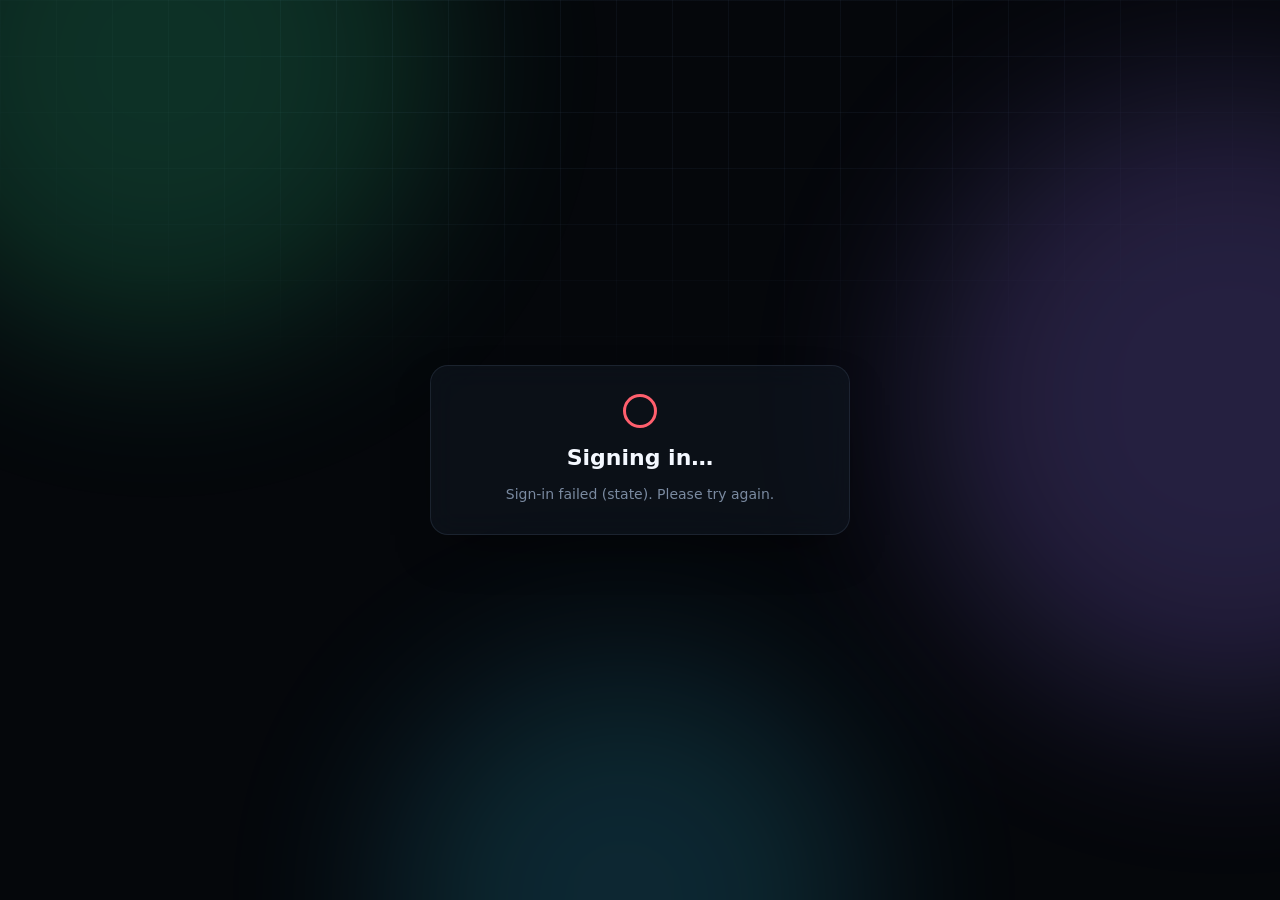
<file: auth.html>
<!doctype html>
<html lang="en">
<head>
  <meta charset="utf-8">
  <meta name="viewport" content="width=device-width, initial-scale=1">
  <meta name="robots" content="noindex">
  <title>Signing in · Apiwat Kamsiri</title>
  <link rel="stylesheet" href="assets/style.css?v=20261111g">
  <style>
    body { display: grid; place-items: center; min-height: 100vh; padding: 16px; }
    .auth-card { max-width: 420px; width: 100%; padding: 28px; text-align: center; }
    .auth-card h1 { font-family: var(--display); font-size: 22px; color: var(--white); margin: 12px 0 6px; }
    .auth-card p { color: var(--muted); margin: 0; font-size: 14px; }
    .spin { width: 34px; height: 34px; margin: 0 auto; border-radius: 50%; border: 3px solid var(--line-2); border-top-color: var(--green); animation: sp 0.8s linear infinite; }
    .ok .spin { animation: none; border-color: var(--green); } .err .spin { animation: none; border-color: var(--red); }
    @keyframes sp { to { transform: rotate(360deg); } }
  </style>
</head>
<body>
  <div class="bg" aria-hidden="true"><div class="blob b1"></div><div class="blob b2"></div><div class="blob b3"></div></div>
  <div class="card auth-card" id="card">
    <div class="spin"></div>
    <h1 data-i18n="auth.pageTitle"></h1>
    <p id="msg" data-i18n="auth.pageWait"></p>
  </div>

<script src="assets/data.js?v=20261111g"></script>
<script src="assets/i18n.js?v=20261111g"></script>
<script src="assets/auth.js?v=20261111g"></script>
<script>
(async function () {
  const res = await GHAuth.finish(new URLSearchParams(location.search));
  const card = document.getElementById("card"), msg = document.getElementById("msg");
  card.classList.add(res.ok ? "ok" : "err");
  msg.textContent = res.ok ? I18N.t("auth.pageDone", { u: res.login }) : I18N.t(res.error === "not_allowed" ? "auth.notAllowed" : "auth.failed", { e: res.error });
  // เปิดแบบ popup → ปิดตัวเอง, เปิดในหน้าเดิม (popup ถูกบล็อก) → กลับหน้าเดิม
  setTimeout(() => {
    window.close();
    setTimeout(() => { if (!window.closed) location.replace(res.returnTo); }, 400);
  }, res.ok ? 600 : 2500);
})();
</script>
</body>
</html>
</file>
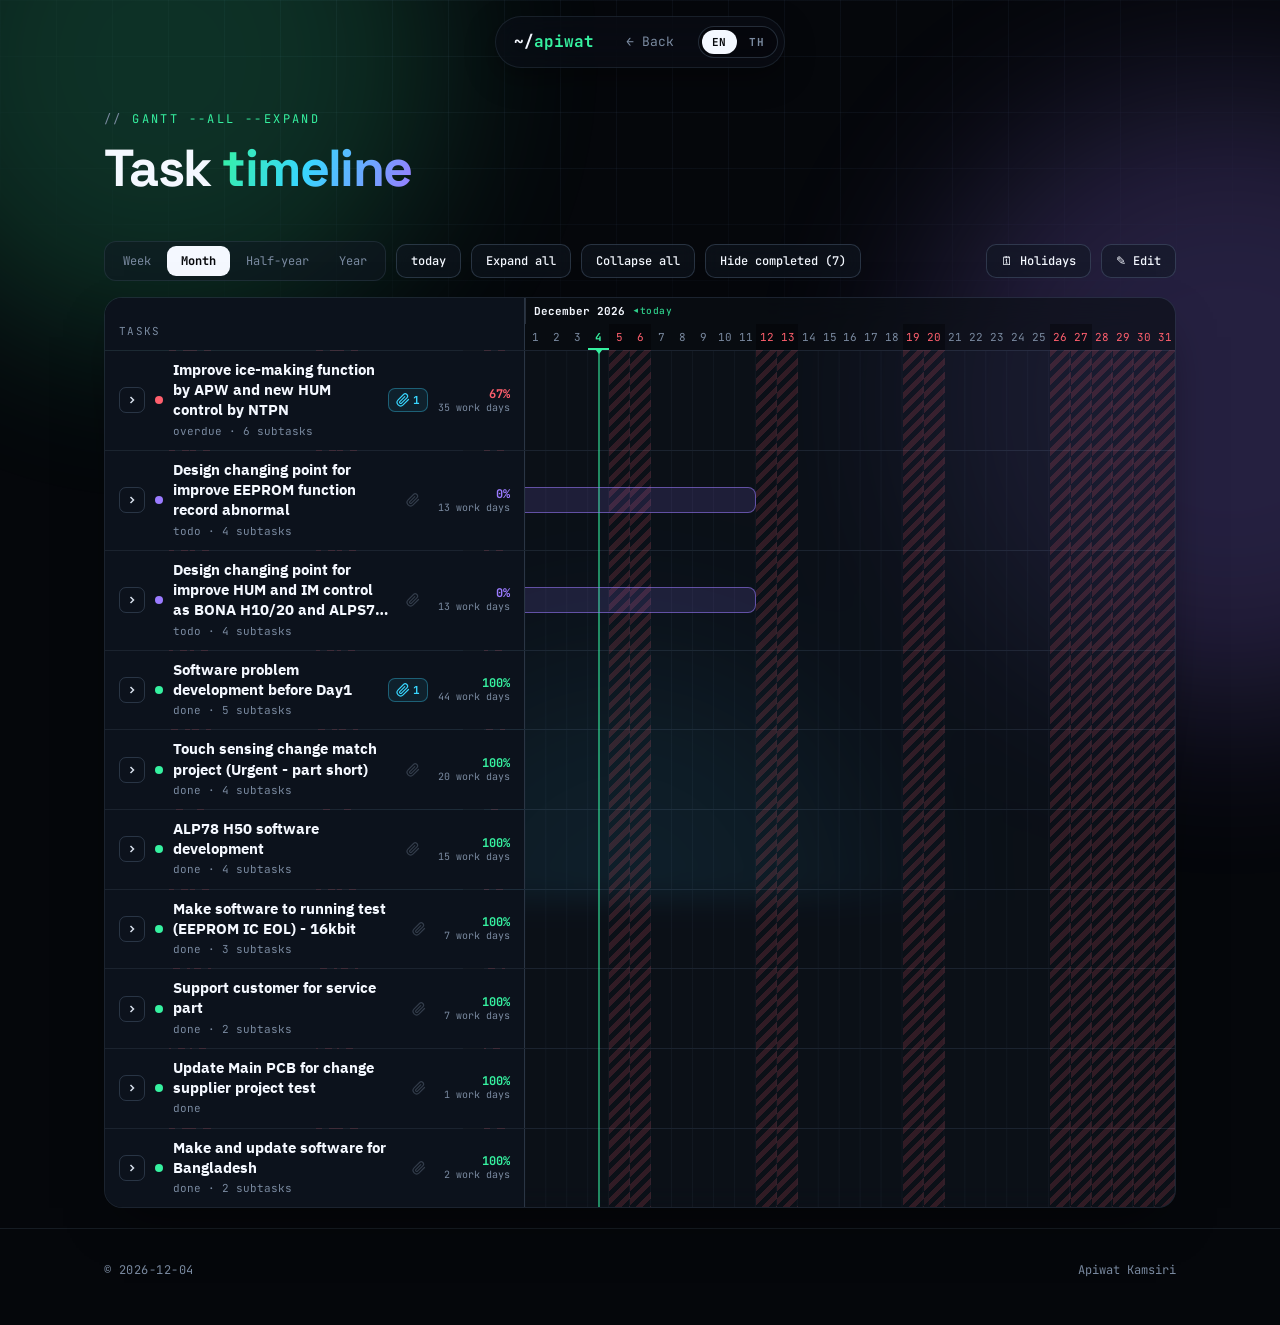
<file: tasks.html>
<!doctype html>
<html lang="en">
<head>
  <meta charset="utf-8">
  <meta name="viewport" content="width=device-width, initial-scale=1">
  <title>Task Timeline · Apiwat Kamsiri</title>
  <meta name="theme-color" content="#05070b">
  <link rel="preconnect" href="https://fonts.googleapis.com">
  <link rel="preconnect" href="https://fonts.gstatic.com" crossorigin>
  <link href="https://fonts.googleapis.com/css2?family=IBM+Plex+Sans+Thai:wght@400;600;700&family=JetBrains+Mono:wght@400;500;700&family=Space+Grotesk:wght@500;700&display=swap" rel="stylesheet">
  <link rel="stylesheet" href="assets/style.css?v=20261111g">
  <link rel="icon" href="data:image/svg+xml,<svg xmlns='http://www.w3.org/2000/svg' viewBox='0 0 32 32'><rect width='32' height='32' rx='8' fill='%2305070b'/><text x='5' y='22' font-family='monospace' font-size='16' font-weight='bold' fill='%2336f1a0'>&gt;_</text></svg>">
</head>
<body>

<div class="bg" aria-hidden="true"><div class="blob b1"></div><div class="blob b2"></div><div class="blob b3"></div></div>

<nav>
  <div class="wrap">
    <div class="nav-pill">
      <a class="brand back-link" href="index.html#tasks">~/<b>apiwat</b></a>
      <a class="lnk back-link" href="index.html#tasks" data-i18n="g.back"></a>
      <div class="lang-switch" role="group" data-i18n-label="lang.switch"><button class="lang-btn" data-lang="en" type="button">EN</button><button class="lang-btn" data-lang="th" type="button">TH</button></div>
    </div>
  </div>
</nav>

<main>
  <section class="page-top">
    <div class="wrap wide">
      <div class="sec-head">
        <div class="eyebrow">gantt --all --expand</div>
        <h2 data-i18n="g.title"></h2>
      </div>

      <div class="g-toolbar">
        <div class="seg g-mode" id="g-mode" role="group">
          <button class="seg-btn on" data-m="tl" data-i18n="g.viewTl"></button>
          <button class="seg-btn" data-m="list" data-i18n="g.viewList"></button>
        </div>
        <div class="seg" id="zoom" role="group">
          <button class="seg-btn" data-z="week" data-i18n="g.week"></button>
          <button class="seg-btn on" data-z="month" data-i18n="g.month"></button>
          <button class="seg-btn" data-z="half" data-i18n="g.half"></button>
          <button class="seg-btn" data-z="year" data-i18n="g.year"></button>
        </div>
        <button class="btn sm" id="g-today" data-i18n="g.today"></button>
        <button class="btn sm" id="g-expand" data-i18n="g.expand"></button>
        <button class="btn sm" id="g-collapse" data-i18n="g.collapse"></button>
        <button class="btn sm toggle" id="g-hide"></button>
        <span class="grow"></span>
        <button class="btn sm" id="holidays-btn" data-i18n="hol.btn"></button>
        <button class="btn sm primary edit-only" id="add-task" data-i18n="edit.add"></button>
        <span class="auth-group"><button class="btn sm" id="edit-toggle"></button><span class="auth-slot"></span></span>
      </div>

      <div class="card gantt">
        <div class="g-scroll" id="g-scroll"><div class="g-inner" id="gantt"></div></div>
      </div>
    </div>
  </section>
</main>

<footer>
    <div class="wrap wide">
      <span id="foot-date"></span>
      <span id="foot-name">Apiwat Kamsiri</span>
    </div>
  </footer>

<script src="assets/data.js?v=20261111g"></script>
<script src="assets/i18n.js?v=20261111g"></script>
<script src="assets/auth.js?v=20261111g"></script>
<script src="assets/tasks-store.js?v=20261111g"></script>
<script src="assets/icons.js?v=20261111g"></script>
<script src="assets/task-editor.js?v=20261111g"></script>
<script src="assets/gantt.js?v=20261111g"></script>
</body>
</html>
</file>
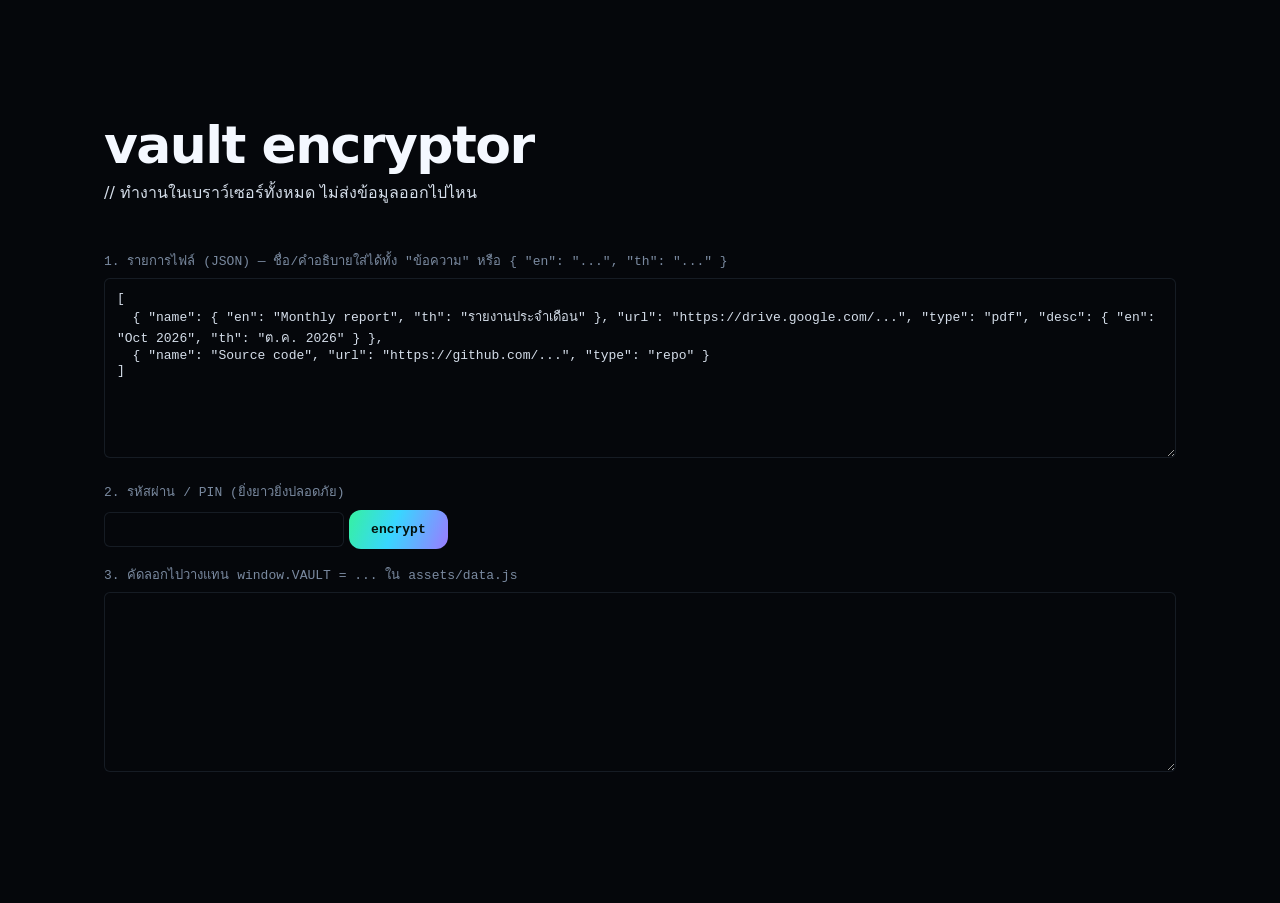
<file: tools/encrypt.html>
<!doctype html>
<html lang="th">
<head>
  <meta charset="utf-8">
  <meta name="viewport" content="width=device-width, initial-scale=1">
  <meta name="robots" content="noindex">
  <title>Vault Encryptor</title>
  <link rel="stylesheet" href="../assets/style.css?v=20261111g">
  <style>
    textarea { width: 100%; min-height: 180px; font-family: var(--mono); font-size: 13px; background: var(--bg); color: var(--text); border: 1px solid var(--line); border-radius: 6px; padding: 12px; }
    input[type=password] { font-family: var(--mono); background: var(--bg); color: var(--green); border: 1px solid var(--line); border-radius: 6px; padding: 9px 12px; min-width: 240px; }
    label { display: block; font-family: var(--mono); font-size: 13px; color: var(--muted); margin: 16px 0 6px; }
  </style>
</head>
<body>
<section>
  <div class="wrap">
    <div class="sec-head"><h2>vault encryptor</h2><span class="cmd">// ทำงานในเบราว์เซอร์ทั้งหมด ไม่ส่งข้อมูลออกไปไหน</span></div>

    <label for="src">1. รายการไฟล์ (JSON) — ชื่อ/คำอธิบายใส่ได้ทั้ง "ข้อความ" หรือ { "en": "...", "th": "..." }</label>
    <textarea id="src">[
  { "name": { "en": "Monthly report", "th": "รายงานประจำเดือน" }, "url": "https://drive.google.com/...", "type": "pdf", "desc": { "en": "Oct 2026", "th": "ต.ค. 2026" } },
  { "name": "Source code", "url": "https://github.com/...", "type": "repo" }
]</textarea>

    <label for="pw">2. รหัสผ่าน / PIN (ยิ่งยาวยิ่งปลอดภัย)</label>
    <input id="pw" type="password" autocomplete="new-password">
    <button class="btn primary" id="go">encrypt</button>

    <label for="out">3. คัดลอกไปวางแทน <code>window.VAULT = ...</code> ใน assets/data.js</label>
    <textarea id="out" readonly></textarea>
    <div class="msg" id="msg"></div>
  </div>
</section>
<script src="../assets/vault-crypto.js?v=20261111g"></script>
<script>
  document.getElementById("go").onclick = async () => {
    const msg = document.getElementById("msg");
    try {
      const files = JSON.parse(document.getElementById("src").value);
      const pw = document.getElementById("pw").value;
      if (pw.length < 4) throw new Error("รหัสผ่าน/PIN ต้องยาวอย่างน้อย 4 ตัว");
      const blob = await VaultCrypto.encryptJSON(files, pw);
      document.getElementById("out").value = "window.VAULT = " + JSON.stringify(blob, null, 2) + ";";
      msg.textContent = "✔ done"; msg.className = "msg ok";
    } catch (e) { msg.textContent = "✘ " + e.message; msg.className = "msg err"; }
  };
</script>
</body>
</html>
</file>
<file: assets/style.css>
:root {
  --bg: #05070b;
  --bg-2: #0a0e15;
  --glass: rgba(17, 24, 36, 0.55);
  --glass-2: rgba(23, 32, 48, 0.7);
  --line: rgba(148, 178, 214, 0.12);
  --line-2: rgba(148, 178, 214, 0.22);
  --text: #d5deea;
  --muted: #7a8aa0;
  --white: #f4f8ff;
  --green: #36f1a0;
  --cyan: #38d6ff;
  --violet: #9b7bff;
  --pink: #ff5fa2;
  --amber: #ffbe55;
  --red: #ff5f6d;
  --grad: linear-gradient(110deg, var(--green), var(--cyan) 45%, var(--violet));
  --mono: "JetBrains Mono", ui-monospace, "Cascadia Code", Consolas, monospace;
  --sans: "IBM Plex Sans Thai", "Noto Sans Thai", system-ui, sans-serif;
  --display: "Space Grotesk", "IBM Plex Sans Thai", system-ui, sans-serif;
}

* { box-sizing: border-box; }
html { scroll-behavior: smooth; }
body {
  margin: 0;
  background: var(--bg);
  color: var(--text);
  font-family: var(--sans);
  line-height: 1.65;
  overflow-x: hidden;
}
body.locked { overflow: hidden; }
a { color: var(--cyan); text-decoration: none; }
code, .mono { font-family: var(--mono); }
::selection { background: var(--green); color: var(--bg); }

/* ============ background: aurora + grid ============ */
.bg { position: fixed; inset: 0; z-index: -1; pointer-events: none; overflow: hidden; }
.bg::before {
  content: ""; position: absolute; inset: 0;
  background-image:
    linear-gradient(rgba(120, 160, 220, 0.06) 1px, transparent 1px),
    linear-gradient(90deg, rgba(120, 160, 220, 0.06) 1px, transparent 1px);
  background-size: 56px 56px;
  mask-image: radial-gradient(ellipse 80% 60% at 50% 0%, #000 30%, transparent 75%);
}
.blob { position: absolute; border-radius: 50%; filter: blur(90px); opacity: 0.35; animation: drift 22s ease-in-out infinite alternate; }
.blob.b1 { width: 560px; height: 560px; background: var(--green); top: -220px; left: -120px; opacity: 0.18; }
.blob.b2 { width: 620px; height: 620px; background: var(--violet); top: 10%; right: -260px; animation-delay: -6s; opacity: 0.22; }
.blob.b3 { width: 480px; height: 480px; background: var(--cyan); bottom: -240px; left: 30%; animation-delay: -12s; opacity: 0.16; }
@keyframes drift { to { transform: translate(80px, 60px) scale(1.15); } }

/* ============ INTRO ============ */
#intro {
  position: fixed; inset: 0; z-index: 100;
  display: grid; place-items: center;
  background: radial-gradient(ellipse at center, #0b1220 0%, #04060a 70%);
  transition: opacity 0.9s ease, transform 0.9s cubic-bezier(.7, 0, .2, 1), filter 0.9s;
}
#intro.leave { opacity: 0; transform: scale(1.12); filter: blur(10px); pointer-events: none; }
#intro canvas { position: absolute; inset: 0; width: 100%; height: 100%; }
#intro::after {
  content: ""; position: absolute; inset: 0; pointer-events: none;
  background: repeating-linear-gradient(0deg, rgba(0, 0, 0, 0.18) 0 1px, transparent 1px 3px);
  mix-blend-mode: multiply;
}
.intro-inner { position: relative; z-index: 2; text-align: center; padding: 24px; }
.intro-boot { font-family: var(--mono); font-size: 13px; color: var(--muted); min-height: 5.5em; text-align: left; display: inline-block; margin-bottom: 18px; }
.intro-boot .ok { color: var(--green); }
.intro-title {
  font-family: var(--display); font-weight: 700;
  font-size: clamp(40px, 9vw, 104px); line-height: 1.02; letter-spacing: -0.03em;
  margin: 0; color: var(--white);
  min-height: 1.05em;
  text-shadow: 0 0 40px rgba(56, 214, 255, 0.35);
}
.intro-title .done { background: var(--grad); -webkit-background-clip: text; background-clip: text; color: transparent; }
.intro-title .scr { color: var(--green); opacity: 0.8; }
.intro-sub { font-family: var(--mono); color: var(--muted); margin-top: 14px; letter-spacing: 0.25em; text-transform: uppercase; font-size: clamp(11px, 1.6vw, 14px); opacity: 0; transition: opacity 0.8s 0.1s; }
.intro-sub.show { opacity: 1; }

.enter-btn {
  margin-top: 44px; position: relative;
  font-family: var(--mono); font-size: 15px; font-weight: 700; letter-spacing: 0.2em; text-transform: uppercase;
  color: var(--white); background: rgba(10, 16, 26, 0.6);
  padding: 16px 40px; border-radius: 999px; border: 1px solid transparent; cursor: pointer;
  background-clip: padding-box;
  opacity: 0; transform: translateY(16px); pointer-events: none;
  transition: opacity 0.7s, transform 0.7s, box-shadow 0.3s;
}
.enter-btn::before {
  content: ""; position: absolute; inset: -1px; border-radius: inherit; padding: 1px; z-index: -1;
  background: var(--grad);
  -webkit-mask: linear-gradient(#000 0 0) content-box, linear-gradient(#000 0 0);
  -webkit-mask-composite: xor; mask-composite: exclude;
}
.enter-btn.show { opacity: 1; transform: none; pointer-events: auto; animation: pulse 2.4s ease-in-out infinite 0.7s; }
.enter-btn:hover { box-shadow: 0 0 0 6px rgba(54, 241, 160, 0.08), 0 0 40px rgba(56, 214, 255, 0.45); }
.enter-btn .arr { display: inline-block; transition: transform 0.25s; margin-left: 10px; }
.enter-btn:hover .arr { transform: translateX(6px); }
@keyframes pulse { 50% { box-shadow: 0 0 34px rgba(54, 241, 160, 0.35); } }
.intro-hint { font-family: var(--mono); font-size: 11px; color: var(--muted); margin-top: 16px; opacity: 0; transition: opacity 0.6s 0.4s; }
.intro-hint.show { opacity: 0.7; }
.intro-hint kbd { border: 1px solid var(--line-2); border-radius: 4px; padding: 1px 6px; }

/* ============ site reveal ============ */
#site { opacity: 0; }
#site.in { opacity: 1; transition: opacity 0.6s; }
.reveal { opacity: 0; transform: translateY(28px); transition: opacity 0.8s ease, transform 0.8s cubic-bezier(.2, .7, .2, 1); }
.reveal.visible { opacity: 1; transform: none; }

.wrap { max-width: 1120px; margin: 0 auto; padding: 0 24px; }

/* ============ nav ============ */
nav { position: fixed; top: 16px; left: 0; right: 0; z-index: 20; }
nav .wrap { display: flex; justify-content: center; }
.nav-pill {
  display: flex; align-items: center; gap: 6px;
  padding: 6px; border-radius: 999px;
  background: rgba(10, 14, 22, 0.6); backdrop-filter: blur(16px) saturate(140%);
  border: 1px solid var(--line); box-shadow: 0 10px 30px rgba(0, 0, 0, 0.35);
  max-width: 100%; overflow-x: auto; scrollbar-width: none;
}
.brand { font-family: var(--mono); font-weight: 700; padding: 6px 12px; color: var(--white); white-space: nowrap; }
.brand b { color: var(--green); }
.nav-pill a.lnk {
  font-family: var(--mono); font-size: 13px; color: var(--muted);
  padding: 7px 14px; border-radius: 999px; white-space: nowrap; transition: color 0.2s, background 0.2s;
}
.nav-pill a.lnk:hover { color: var(--white); }
.nav-pill a.lnk.active { color: var(--bg); background: var(--green); font-weight: 700; }

/* ============ hero ============ */
.hero { min-height: 100vh; display: flex; align-items: center; padding: 120px 0 60px; }
.hero-grid { display: grid; grid-template-columns: 1.15fr 1fr; gap: 56px; align-items: center; }
.status {
  display: inline-flex; align-items: center; gap: 8px;
  font-family: var(--mono); font-size: 12px; color: var(--green);
  padding: 6px 14px; border-radius: 999px; border: 1px solid rgba(54, 241, 160, 0.3); background: rgba(54, 241, 160, 0.06);
}
.status i { width: 8px; height: 8px; border-radius: 50%; background: var(--green); box-shadow: 0 0 0 0 var(--green); animation: ping 1.8s infinite; }
@keyframes ping { 70% { box-shadow: 0 0 0 8px rgba(54, 241, 160, 0); } 100% { box-shadow: 0 0 0 0 rgba(54, 241, 160, 0); } }
.hero h1 {
  font-family: var(--display); font-weight: 700;
  font-size: clamp(44px, 7.5vw, 92px); line-height: 0.98; letter-spacing: -0.035em;
  margin: 22px 0 18px; color: var(--white);
}
.hero h1 .grad { background: var(--grad); -webkit-background-clip: text; background-clip: text; color: transparent; }
.lead { font-size: clamp(16px, 2vw, 19px); color: var(--muted); max-width: 520px; }
.lead .typed { color: var(--white); font-family: var(--mono); }
.cursor { display: inline-block; width: 10px; height: 1.15em; background: var(--green); vertical-align: text-bottom; margin-left: 2px; animation: blink 1s steps(1) infinite; }
@keyframes blink { 50% { opacity: 0; } }
.hero-links { display: flex; flex-wrap: wrap; gap: 12px; margin-top: 32px; }
.btn {
  font-family: var(--mono); font-size: 13px; font-weight: 500;
  display: inline-flex; align-items: center; gap: 8px;
  padding: 12px 22px; border-radius: 12px; border: 1px solid var(--line-2);
  background: var(--glass); color: var(--white); cursor: pointer; backdrop-filter: blur(8px);
  transition: transform 0.2s, border-color 0.2s, box-shadow 0.2s;
}
.btn:hover { transform: translateY(-2px); border-color: var(--cyan); box-shadow: 0 8px 24px rgba(56, 214, 255, 0.18); }
.btn.primary { background: var(--grad); color: #04110b; border: 0; font-weight: 700; }
.btn.primary:hover { box-shadow: 0 10px 32px rgba(54, 241, 160, 0.4); }

/* terminal card */
.term {
  position: relative;
  background: linear-gradient(180deg, rgba(20, 28, 42, 0.85), rgba(10, 14, 22, 0.85));
  border: 1px solid var(--line-2); border-radius: 16px; overflow: hidden;
  box-shadow: 0 40px 80px -20px rgba(0, 0, 0, 0.7), 0 0 0 1px rgba(255, 255, 255, 0.02) inset, 0 0 80px -20px rgba(56, 214, 255, 0.25);
  backdrop-filter: blur(14px);
}
.hero .term { transform: perspective(1200px) rotateY(-8deg) rotateX(4deg); transition: transform 0.6s; }
.hero .term:hover { transform: perspective(1200px) rotateY(0) rotateX(0); }
.term-bar { display: flex; align-items: center; gap: 8px; padding: 12px 16px; border-bottom: 1px solid var(--line); font-family: var(--mono); font-size: 12px; color: var(--muted); }
.dot { width: 12px; height: 12px; border-radius: 50%; }
.dot.r { background: #ff5f57; } .dot.y { background: #febc2e; } .dot.g { background: #28c840; }
.term-bar .title { margin: 0 auto; transform: translateX(-24px); }
.term-body { padding: 20px 22px 24px; font-family: var(--mono); font-size: 13.5px; line-height: 1.8; }
.p { color: var(--green); } .p .path { color: var(--cyan); } .p .u { color: var(--violet); }
.k { color: var(--pink); } .s { color: var(--amber); } .c { color: var(--muted); } .w { color: var(--white); }
/* profile card (hero right) */
.pc-body { padding: 26px 26px 24px; }
.pc-top { display: flex; align-items: center; gap: 20px; }
.pc-photo {
  position: relative; flex: none; width: 104px; height: 104px; border-radius: 26px; padding: 3px;
  background: var(--grad); box-shadow: 0 0 40px -6px rgba(56, 214, 255, 0.45);
}
.pc-photo img, .pc-photo span { display: block; width: 100%; height: 100%; border-radius: 23px; object-fit: cover; background: #0d1420; }
.pc-photo span { display: grid; place-items: center; font-family: var(--display); font-weight: 700; font-size: 36px; color: var(--white); }
.pc-online { position: absolute; right: -4px; bottom: -4px; width: 20px; height: 20px; border-radius: 50%; background: var(--green); border: 4px solid #111826; animation: ping 1.8s infinite; box-shadow: 0 0 0 0 var(--green); }
.pc-id h3 { margin: 0; font-family: var(--display); font-size: 24px; line-height: 1.15; color: var(--white); }
.pc-role { font-family: var(--mono); font-size: 13px; color: var(--green); margin-top: 6px; }
.pc-company { font-size: 14px; color: var(--muted); }
.pc-info { display: grid; gap: 8px; margin: 22px 0 0; padding: 14px 16px; border-radius: 12px; background: rgba(0, 0, 0, 0.25); border: 1px solid var(--line); font-family: var(--mono); font-size: 12.5px; }
.pc-info a, .pc-info span { display: flex; align-items: center; gap: 10px; color: var(--text); min-width: 0; overflow-wrap: anywhere; }
.pc-info a:hover { color: var(--cyan); }
.pc-info svg { flex: none; color: var(--cyan); }
.pc-label { font-family: var(--mono); font-size: 11px; color: var(--muted); letter-spacing: 0.18em; text-transform: uppercase; margin: 22px 0 10px; }
.pc-label::before { content: "// "; }
.pc-exp { list-style: none; margin: 0 0 20px; padding: 0 0 0 20px; position: relative; display: grid; gap: 12px; }
.pc-exp::before { content: ""; position: absolute; left: 4px; top: 8px; bottom: 8px; width: 2px; background: linear-gradient(var(--green), var(--violet), transparent); }
.pc-exp li { position: relative; }
.pc-exp li::before { content: ""; position: absolute; left: -20px; top: 7px; width: 10px; height: 10px; border-radius: 50%; background: #111826; border: 2px solid var(--cyan); }
.pc-exp li.now::before { background: var(--green); border-color: var(--green); box-shadow: 0 0 10px var(--green); }
.pc-exp-title { font-weight: 600; color: var(--white); font-size: 15px; line-height: 1.4; }
.pc-exp-meta { font-size: 13px; color: var(--muted); }
.pc-exp-meta span { font-family: var(--mono); font-size: 12px; }
.pc-body .chips .chip { font-size: 11px; padding: 3px 10px; }

.chips { display: flex; flex-wrap: wrap; gap: 8px; }
.chip {
  font-family: var(--mono); font-size: 12px;
  padding: 4px 11px; border-radius: 999px;
  border: 1px solid var(--line-2); color: var(--text); background: rgba(255, 255, 255, 0.03);
}

.scroll-cue { position: absolute; left: 50%; bottom: 28px; transform: translateX(-50%); font-family: var(--mono); font-size: 11px; color: var(--muted); letter-spacing: 0.2em; display: flex; flex-direction: column; align-items: center; gap: 8px; }
.scroll-cue span { width: 1px; height: 36px; background: linear-gradient(var(--green), transparent); animation: cue 1.8s infinite; }
@keyframes cue { 0% { transform: scaleY(0); transform-origin: top; } 50% { transform: scaleY(1); transform-origin: top; } 51% { transform-origin: bottom; } 100% { transform: scaleY(0); transform-origin: bottom; } }

/* ============ sections ============ */
section { padding: 100px 0; position: relative; }
.sec-head { margin-bottom: 44px; }
.eyebrow { font-family: var(--mono); font-size: 12px; color: var(--green); letter-spacing: 0.2em; text-transform: uppercase; }
.eyebrow::before { content: "// "; color: var(--muted); }
.sec-head h2 { font-family: var(--display); font-size: clamp(32px, 4.5vw, 52px); letter-spacing: -0.03em; line-height: 1.1; margin: 10px 0 0; color: var(--white); }
.sec-head h2 .grad { background: var(--grad); -webkit-background-clip: text; background-clip: text; color: transparent; }

.card {
  background: var(--glass); border: 1px solid var(--line); border-radius: 18px;
  backdrop-filter: blur(14px); box-shadow: 0 20px 50px -20px rgba(0, 0, 0, 0.6);
}

/* world clock (compact, อยู่ในส่วน tasks) */
.clocks { display: grid; grid-template-columns: repeat(3, 1fr); gap: 16px; margin-bottom: 16px; }
.clock { padding: 14px 18px 16px; position: relative; overflow: hidden; }
.clock.home { border-color: rgba(54, 241, 160, 0.35); box-shadow: 0 0 40px -18px rgba(54, 241, 160, 0.5); }
.clock-top { display: flex; justify-content: space-between; align-items: center; gap: 8px; }
.clock .country { font-weight: 600; color: var(--white); display: flex; align-items: center; gap: 8px; font-size: 14px; }
.clock .flag { font-family: var(--mono); font-size: 9.5px; font-weight: 700; padding: 2px 5px; border-radius: 4px; background: rgba(255, 255, 255, 0.08); color: var(--muted); }
.clock.home .flag { background: var(--green); color: var(--bg); }
.clock .diff { font-family: var(--mono); font-size: 10.5px; padding: 2px 8px; border-radius: 999px; background: rgba(255, 255, 255, 0.05); color: var(--muted); white-space: nowrap; }
.clock.home .diff { color: var(--green); background: rgba(54, 241, 160, 0.1); }
.clock-mid { display: flex; align-items: flex-end; justify-content: space-between; gap: 10px; margin-top: 10px; }
.clock .time { font-family: var(--mono); font-size: 30px; font-weight: 500; color: var(--white); letter-spacing: -1px; line-height: 1; white-space: nowrap; }
.clock .time .colon { animation: blink 1s steps(1) infinite; }
.clock .time .sec { font-size: 0.45em; color: var(--muted); margin-left: 4px; letter-spacing: 0; }
.clock-meta { text-align: right; line-height: 1.4; min-width: 0; }
.clock .date { font-size: 12px; color: var(--muted); white-space: nowrap; }
.clock .work { font-family: var(--mono); font-size: 10.5px; white-space: nowrap; }
.clock .work.on { color: var(--green); } .clock .work.off { color: var(--muted); }
.daybar { position: absolute; left: 0; right: 0; bottom: 0; height: 3px;
  background: linear-gradient(90deg, #1b2440 0%, #1b2440 25%, rgba(56, 214, 255, 0.5) 33%, rgba(54, 241, 160, 0.6) 50%, rgba(56, 214, 255, 0.5) 70%, #1b2440 75%, #1b2440 100%); }
.daybar i { position: absolute; top: 50%; width: 8px; height: 8px; margin: -4px 0 0 -4px; border-radius: 50%; background: var(--white); box-shadow: 0 0 10px var(--cyan); transition: left 1s linear; }

/* view switch */
.view-bar { justify-content: flex-start; }
.seg { display: inline-flex; gap: 2px; padding: 4px; border-radius: 12px; background: var(--glass); border: 1px solid var(--line); }
.seg-btn { display: inline-flex; align-items: center; gap: 8px; font-family: var(--mono); font-size: 12px; padding: 7px 14px; border-radius: 9px; border: 0; background: transparent; color: var(--muted); cursor: pointer; transition: all 0.2s; }
.seg-btn:hover { color: var(--white); }
.seg-btn.on { background: var(--white); color: var(--bg); font-weight: 700; }

/* task calendar */
.cal { padding: 6px 6px 10px; }
.cal-head { display: flex; align-items: center; justify-content: space-between; gap: 12px; padding: 14px 14px 16px; flex-wrap: wrap; }
.cal-nav { display: flex; align-items: center; gap: 8px; }
.cal-month { font-family: var(--display); font-size: 24px; font-weight: 700; color: var(--white); margin: 0 6px; }
.icon-btn { width: 34px; height: 34px; border-radius: 10px; border: 1px solid var(--line-2); background: transparent; color: var(--text); font-size: 18px; cursor: pointer; display: grid; place-items: center; transition: border-color 0.2s, color 0.2s; }
.icon-btn:hover { border-color: var(--cyan); color: var(--cyan); }
.cal-today { font-family: var(--mono); font-size: 11px; padding: 6px 12px; border-radius: 999px; border: 1px solid rgba(54, 241, 160, 0.4); background: rgba(54, 241, 160, 0.08); color: var(--green); cursor: pointer; }
.legend { display: flex; gap: 14px; flex-wrap: wrap; font-family: var(--mono); font-size: 11px; color: var(--muted); }
.legend b { font-weight: 400; }
.legend i { display: inline-block; width: 10px; height: 10px; border-radius: 3px; margin-right: 6px; vertical-align: -1px; }
.cal-scroll { overflow-x: auto; scrollbar-color: var(--line-2) transparent; scrollbar-width: thin; }
.cal-grid { min-width: 760px; }
.dow { display: grid; grid-template-columns: repeat(7, 1fr); font-family: var(--mono); font-size: 11px; text-transform: uppercase; letter-spacing: 0.12em; color: var(--muted); padding: 0 0 8px; }
.dow div { padding: 0 10px; }
.week { display: grid; grid-template-columns: repeat(7, 1fr); grid-auto-rows: min-content; border-top: 1px solid var(--line); min-height: 116px; padding-bottom: 8px; }
.week .bgcell { grid-row: 1 / span 20; border-left: 1px solid var(--line); }
.week .bgcell[style*="grid-column:1"] { border-left: 0; }
.week .bgcell.out { background: rgba(0, 0, 0, 0.2); }
.week .bgcell.today { background: rgba(54, 241, 160, 0.05); }
.dnum { grid-row: 1; font-family: var(--mono); font-size: 12px; padding: 8px 10px 4px; color: var(--text); z-index: 1; }
.dnum.out { color: #3e4a5c; }
.dnum.today span { background: var(--green); color: var(--bg); font-weight: 700; border-radius: 6px; padding: 1px 7px; box-shadow: 0 0 14px rgba(54, 241, 160, 0.5); }
.cbar { --c: var(--cyan); z-index: 1; margin: 2px 4px; padding: 5px 10px; border-radius: 7px; font-size: 12.5px; font-weight: 600; color: var(--white); display: flex; align-items: center; gap: 8px; min-width: 0; cursor: pointer; user-select: none; border-left: 3px solid var(--c);
  background: linear-gradient(90deg, color-mix(in srgb, var(--c) 34%, transparent) var(--p, 0%), color-mix(in srgb, var(--c) 12%, transparent) var(--p, 0%)); transition: filter 0.2s, transform 0.2s; }
.cbar:hover { filter: brightness(1.3); transform: translateY(-1px); }
.cbar .cname { flex: 1; min-width: 0; white-space: nowrap; overflow: hidden; text-overflow: ellipsis; }
.cbar .cpct { flex: none; font-family: var(--mono); font-size: 10.5px; font-weight: 700; padding: 1px 6px; border-radius: 5px; background: rgba(0, 0, 0, 0.35); color: var(--white); }
.cbar.late { --c: var(--red); } .cbar.done { --c: var(--green); } .cbar.doing { --c: var(--amber); } .cbar.todo { --c: var(--violet); }
.cbar.cont-l { border-top-left-radius: 0; border-bottom-left-radius: 0; margin-left: 0; }
.cbar.cont-r { border-top-right-radius: 0; border-bottom-right-radius: 0; margin-right: 0; }
.more { z-index: 1; font-family: var(--mono); font-size: 11px; color: var(--cyan); padding: 2px 10px; }

/* tasks */
.stats { display: grid; grid-template-columns: repeat(4, 1fr); gap: 16px; margin-bottom: 24px; }
.stat { padding: 20px 22px; position: relative; overflow: hidden; }
.stat::after { content: ""; position: absolute; right: -30px; top: -30px; width: 100px; height: 100px; border-radius: 50%; background: var(--c, var(--cyan)); opacity: 0.12; filter: blur(20px); }
.stat .n { font-family: var(--display); font-size: 40px; font-weight: 700; line-height: 1; color: var(--c, var(--white)); }
.stat .l { font-family: var(--mono); font-size: 12px; color: var(--muted); margin-top: 8px; }
.stat .bar { height: 3px; border-radius: 3px; background: var(--line); margin-top: 14px; overflow: hidden; }
.stat .bar i { display: block; height: 100%; background: var(--c, var(--cyan)); border-radius: 3px; transition: width 1.2s cubic-bezier(.2, .7, .2, 1); }

.toolbar { display: flex; flex-wrap: wrap; gap: 8px; margin-bottom: 16px; align-items: center; }
.filter {
  font-family: var(--mono); font-size: 12px; cursor: pointer;
  padding: 7px 14px; border-radius: 999px; border: 1px solid var(--line-2);
  background: transparent; color: var(--muted); transition: all 0.2s;
}
.filter:hover { color: var(--white); }
.filter.on { color: var(--bg); background: var(--white); border-color: var(--white); font-weight: 700; }

.badge { font-family: var(--mono); font-size: 11px; white-space: nowrap; padding: 4px 10px; border-radius: 999px; display: inline-flex; align-items: center; gap: 6px; }
.badge::before { content: ""; width: 6px; height: 6px; border-radius: 50%; background: currentColor; }
.badge.done { color: var(--green); background: rgba(54, 241, 160, 0.1); }
.badge.doing { color: var(--amber); background: rgba(255, 190, 85, 0.1); }
.badge.doing::before { animation: ping 1.8s infinite; box-shadow: 0 0 0 0 currentColor; }
.badge.todo { color: var(--muted); background: rgba(255, 255, 255, 0.04); }
.left { font-family: var(--mono); font-size: 12px; white-space: nowrap; }
.left.late { color: var(--red); } .left.soon { color: var(--amber); } .left.ok { color: var(--muted); } .left.fin { color: var(--green); }

/* ข้อความแจ้งเตือน + animation ที่ใช้ร่วมกัน */
.msg { font-family: var(--mono); font-size: 13px; margin-top: 4px; min-height: 1.4em; }
.msg.err { color: var(--red); } .msg.ok { color: var(--green); } .msg.info { color: var(--muted); }
.shake { animation: shake 0.4s; }
@keyframes shake { 20%, 60% { transform: translateX(-8px); } 40%, 80% { transform: translateX(8px); } }
@keyframes pop { from { opacity: 0; transform: translateY(12px) scale(0.97); } }

/* links + vault */
.groups { display: grid; grid-template-columns: repeat(auto-fit, minmax(min(100%, 460px), 1fr)); gap: 20px; }
.group { padding: 22px; position: relative; overflow: hidden; }
.group-head { display: flex; justify-content: space-between; align-items: center; gap: 10px; margin-bottom: 16px; }
.group-head h3 { margin: 0; font-family: var(--display); font-size: 19px; color: var(--white); display: flex; gap: 10px; align-items: center; }
.group-head .ic { width: 32px; height: 32px; flex: none; border-radius: 9px; display: grid; place-items: center; background: rgba(56, 214, 255, 0.1); color: var(--cyan); }
.group-head .ic.v { background: rgba(155, 123, 255, 0.14); color: var(--violet); }
.member { font-family: var(--mono); font-size: 11px; color: var(--cyan); background: rgba(56, 214, 255, 0.08); border: 1px solid rgba(56, 214, 255, 0.3); padding: 3px 10px; border-radius: 999px; white-space: nowrap; }
.member.v { color: var(--violet); background: rgba(155, 123, 255, 0.12); border-color: rgba(155, 123, 255, 0.35); }
.lk-grid { display: grid; grid-template-columns: repeat(2, minmax(0, 1fr)); gap: 10px; }
.lk { display: flex; align-items: center; gap: 12px; padding: 12px 14px; border-radius: 12px; background: rgba(255, 255, 255, 0.03); border: 1px solid var(--line); color: var(--text); font-size: 14px; font-weight: 600; min-width: 0; transition: border-color 0.2s, background 0.2s, transform 0.2s; }
.lk:hover { border-color: rgba(56, 214, 255, 0.5); background: rgba(56, 214, 255, 0.06); transform: translateY(-2px); text-decoration: none; color: var(--white); }
.lk svg { flex: none; color: var(--cyan); }
.lk > span:not(.vt) { overflow: hidden; text-overflow: ellipsis; white-space: nowrap; }
.lk .go { margin-left: auto; color: var(--muted); font-family: var(--mono); opacity: 0; transition: opacity 0.2s, transform 0.2s; }
.lk:hover .go { opacity: 1; transform: translateX(2px); }
.lk.unset { opacity: 0.4; cursor: default; }
.lk.unset:hover { transform: none; border-color: var(--line); background: rgba(255, 255, 255, 0.03); color: var(--text); }
.vt { flex: none; min-width: 44px; text-align: center; font-family: var(--mono); font-size: 10px; font-weight: 700; padding: 2px 6px; border-radius: 5px; color: var(--bg); background: var(--grad); }
.vault { border-color: rgba(155, 123, 255, 0.3); box-shadow: 0 20px 50px -20px rgba(0, 0, 0, 0.6), 0 0 60px -30px rgba(155, 123, 255, 0.6); }
.vault.open { border-color: rgba(54, 241, 160, 0.35); }
.pin-form { display: grid; justify-items: center; text-align: center; gap: 10px; padding: 8px 0 4px; }
.pin-form p { margin: 0; color: var(--muted); font-size: 14px; }
.pin-lock { width: 60px; height: 60px; border-radius: 18px; display: grid; place-items: center; color: var(--violet); background: rgba(155, 123, 255, 0.12); border: 1px solid rgba(155, 123, 255, 0.35); box-shadow: 0 0 40px rgba(155, 123, 255, 0.25); }
.pin { width: 200px; text-align: center; font-family: var(--mono); font-size: 26px; letter-spacing: 0.6em; padding: 10px 0 10px 0.6em; color: var(--green); background: rgba(0, 0, 0, 0.35); border: 1px solid var(--line-2); border-radius: 14px; outline: none; transition: border-color 0.2s, box-shadow 0.2s; }
.pin:focus { border-color: var(--violet); box-shadow: 0 0 0 4px rgba(155, 123, 255, 0.15); }
.pin::placeholder { color: #3e4a5c; }
.vault-empty { font-family: var(--mono); font-size: 13px; color: var(--muted); text-align: center; padding: 26px; border: 1px dashed var(--line-2); border-radius: 12px; }

/* contact */
.modal.contact-modal { width: min(460px, 100%); }
.ct-list { display: grid; gap: 10px; margin-top: 8px; }
.ct-row { display: flex; align-items: center; gap: 8px; }
.ct-main { flex: 1; min-width: 0; display: flex; align-items: center; gap: 14px; padding: 14px 16px; border-radius: 14px; background: rgba(255, 255, 255, 0.03); border: 1px solid var(--line); color: var(--text); transition: border-color 0.2s, background 0.2s, transform 0.2s; }
.ct-main:hover { text-decoration: none; transform: translateY(-2px); border-color: var(--cc); background: color-mix(in srgb, var(--cc) 8%, transparent); }
.ct-ico { width: 44px; height: 44px; flex: none; border-radius: 12px; display: grid; place-items: center; color: var(--cc); background: color-mix(in srgb, var(--cc) 14%, transparent); }
.ct-text { min-width: 0; display: grid; }
.ct-text b { color: var(--white); font-size: 15px; }
.ct-text small { font-family: var(--mono); font-size: 12px; color: var(--muted); overflow: hidden; text-overflow: ellipsis; white-space: nowrap; }
.ct-go { margin-left: auto; color: var(--muted); font-family: var(--mono); }
.ct-copy { width: 44px; height: 44px; border-radius: 12px; }
.ct-row.outlook { --cc: #3b9cff; } .ct-row.teams { --cc: #8b8cf7; } .ct-row.phone { --cc: var(--green); }

.hidden { display: none !important; }

footer { border-top: 1px solid var(--line); padding: 32px 0 44px; font-family: var(--mono); font-size: 12px; color: var(--muted); }
footer .wrap { display: flex; justify-content: space-between; flex-wrap: wrap; gap: 8px; }
#foot-date { letter-spacing: 0.04em; }

/* ============ task list (หน้าหลัก: ชื่อ / เสร็จเมื่อไหร่ / %) ============ */
.view-bar { gap: 10px; }
.view-hint { font-family: var(--mono); font-size: 11px; color: var(--muted); }
.view-hint::before { content: "⇢ "; color: var(--cyan); }
.grow { flex: 1; }
.btn.sm { padding: 8px 14px; font-size: 12px; border-radius: 10px; }
.btn.danger { border-color: rgba(255, 95, 109, 0.4); color: var(--red); }
.btn.danger:hover { border-color: var(--red); box-shadow: 0 8px 24px rgba(255, 95, 109, 0.18); }
.btn:disabled { opacity: 0.5; pointer-events: none; }
.edit-only { display: none !important; }
body.editing .edit-only { display: inline-flex !important; }
.signed-only { display: none !important; }
/* [แก้ไข][ชื่อผู้ใช้][ออกจากระบบ] อยู่ด้วยกันเสมอ */
.auth-group { display: inline-flex; align-items: center; gap: 8px; flex-wrap: nowrap; }
.auth-slot { display: none; align-items: center; gap: 8px; }
body.signed-in .auth-slot { display: inline-flex; }
.who { display: inline-flex; align-items: center; gap: 7px; height: 34px; padding: 0 12px 0 6px; border-radius: 999px; border: 1px solid var(--line-2); background: var(--glass); font-family: var(--mono); font-size: 12px; color: var(--green); white-space: nowrap; }
.who img { width: 22px; height: 22px; border-radius: 50%; background: var(--bg-2); }
body.signed-in .signed-only { display: inline-flex !important; }

.task-list { display: grid; grid-template-columns: repeat(auto-fill, minmax(min(100%, 340px), 1fr)); gap: 14px; }
.tl-item { --c: var(--cyan); padding: 18px 20px; cursor: pointer; user-select: none; border-left: 3px solid var(--c); transition: transform 0.2s, border-color 0.2s, box-shadow 0.2s; }
.tl-item:hover, .tl-item:focus-visible { transform: translateY(-3px); border-color: var(--line-2); border-left-color: var(--c); box-shadow: 0 16px 40px -12px color-mix(in srgb, var(--c) 40%, transparent); outline: none; }
.tl-top { display: flex; align-items: flex-start; justify-content: space-between; gap: 14px; }
.tl-top h4 { margin: 0; font-family: var(--display); font-size: 20px; line-height: 1.3; color: var(--white); }
.tl-pct { font-family: var(--display); font-size: 28px; font-weight: 700; line-height: 1; color: var(--c); white-space: nowrap; }
.tl-pct small { font-size: 0.5em; margin-left: 2px; opacity: 0.8; }
.pbar { height: 6px; border-radius: 6px; background: rgba(255, 255, 255, 0.06); margin: 14px 0 10px; overflow: hidden; }
.pbar i { display: block; height: 100%; border-radius: 6px; background: linear-gradient(90deg, color-mix(in srgb, var(--c) 55%, transparent), var(--c)); box-shadow: 0 0 12px color-mix(in srgb, var(--c) 60%, transparent); transition: width 0.8s cubic-bezier(.2, .7, .2, 1); }
.tl-meta { display: flex; justify-content: space-between; gap: 10px; flex-wrap: wrap; font-family: var(--mono); font-size: 12px; color: var(--muted); }
.empty { font-family: var(--mono); font-size: 13px; color: var(--muted); padding: 24px; text-align: center; border: 1px dashed var(--line-2); border-radius: 14px; }

/* สีตามสถานะ (ใช้ทั้ง list และ timeline) */
.st-late { --c: var(--red); } .st-done { --c: var(--green); } .st-doing { --c: var(--amber); } .st-todo { --c: var(--violet); }

/* ============ modal / form / toast ============ */
body.modal-open { overflow: hidden; }
.modal-back { position: fixed; inset: 0; z-index: 200; display: grid; place-items: center; padding: 16px; background: rgba(2, 4, 8, 0.7); backdrop-filter: blur(6px); }
.modal { width: min(780px, 100%); max-height: calc(100vh - 32px); overflow-y: auto; padding: 22px 24px; background: linear-gradient(180deg, rgba(20, 28, 42, 0.97), rgba(10, 14, 22, 0.98)); border-color: var(--line-2); animation: pop 0.25s both; }
.modal-head { display: flex; justify-content: space-between; align-items: center; gap: 12px; margin-bottom: 8px; }
.modal-head h3 { margin: 0; font-family: var(--display); font-size: 22px; color: var(--white); }
.modal-desc { margin: 0 0 6px; color: var(--text); font-size: 14px; }
.modal-link { font-family: var(--mono); font-size: 12px; }
.modal-foot { display: flex; align-items: center; gap: 10px; margin-top: 8px; justify-content: flex-end; flex-wrap: wrap; }
.icon-btn.sm { width: 30px; height: 30px; font-size: 13px; border-radius: 8px; flex: none; }
.form { display: grid; gap: 12px; margin-top: 12px; }
.grid2 { display: grid; grid-template-columns: 1fr 1fr; gap: 12px; }
.grid4 { display: grid; grid-template-columns: 1.2fr 1fr 1fr 1fr; gap: 12px; }
.fld { display: grid; gap: 6px; min-width: 0; align-content: start; }
.fld > span { font-family: var(--mono); font-size: 11px; color: var(--muted); }
.fld > span b { color: var(--green); }
.fld > span em { font-style: normal; color: var(--cyan); }
.form input:not([type=checkbox]):not([type=range]), .form select, .form textarea {
  width: 100%; min-width: 0; font: inherit; font-size: 14px; color: var(--white); color-scheme: dark;
  background: rgba(0, 0, 0, 0.35); border: 1px solid var(--line-2); border-radius: 10px; padding: 9px 12px; outline: none; transition: border-color 0.2s, box-shadow 0.2s; }
.form input:focus, .form select:focus, .form textarea:focus { border-color: var(--green); box-shadow: 0 0 0 3px rgba(54, 241, 160, 0.12); }
.form input:disabled { opacity: 0.5; }
.form input[type=range] { width: 100%; accent-color: var(--green); margin: 8px 0; }
.form textarea { resize: vertical; }
.hint { font-size: 12px; color: var(--muted); margin-top: -4px; }
.chk { display: flex; align-items: center; gap: 8px; font-size: 13px; color: var(--text); }
.chk input { accent-color: var(--green); width: 16px; height: 16px; }
.sub-head { display: flex; justify-content: space-between; align-items: center; margin-top: 4px; padding-top: 14px; border-top: 1px solid var(--line); color: var(--white); }
.subs { display: grid; gap: 10px; }
.sub-row { display: grid; gap: 8px; padding: 12px; border-radius: 12px; background: rgba(255, 255, 255, 0.03); border: 1px solid var(--line); }
.sub-names { display: grid; grid-template-columns: 1fr 1fr; gap: 8px; }
.sub-meta { display: grid; grid-template-columns: 1fr 1fr 1fr 84px auto auto auto; gap: 8px; align-items: center; }
.links { display: grid; gap: 6px; }
.links:empty { display: none; }
.link-row { display: grid; grid-template-columns: auto 1fr 2fr auto; gap: 8px; align-items: center; }
/* ช่อง URL + ปุ่ม Web / Server */
.url-field { display: flex; align-items: stretch; min-width: 0; border: 1px solid var(--line-2); border-radius: 10px; background: rgba(0, 0, 0, 0.35); overflow: hidden; transition: border-color 0.2s, box-shadow 0.2s; }
.url-field:focus-within { border-color: var(--green); box-shadow: 0 0 0 3px rgba(54, 241, 160, 0.12); }
.url-kind { display: flex; flex: none; padding: 3px; gap: 2px; border-right: 1px solid var(--line); }
.url-kind button { font-family: var(--mono); font-size: 10.5px; font-weight: 700; padding: 3px 8px; border: 0; border-radius: 7px; background: transparent; color: var(--muted); cursor: pointer; }
.url-kind button.on { background: var(--cyan); color: var(--bg); }
.url-field[data-kind="net"] .url-kind button.on { background: var(--amber); }
.url-pre { flex: none; display: flex; align-items: center; padding-left: 8px; font-family: var(--mono); font-size: 12.5px; color: var(--cyan); white-space: nowrap; }
.url-field[data-kind="net"] .url-pre { color: var(--amber); }
.form .url-field input { flex: 1; min-width: 0; border: 0 !important; background: transparent !important; box-shadow: none !important; padding-left: 2px !important; font-family: var(--mono); font-size: 12.5px; }
.link-ico { color: var(--cyan); display: grid; place-items: center; }
.form .link-row input { padding: 7px 10px; font-size: 13px; }
.sub-pct { display: flex; align-items: center; gap: 4px; font-family: var(--mono); font-size: 12px; color: var(--muted); }
.form .sub-row input, .form .sub-row select { padding: 7px 10px; font-size: 13px; }

.toast { position: fixed; left: 50%; bottom: 24px; z-index: 300; transform: translate(-50%, 20px); opacity: 0; pointer-events: none;
  font-family: var(--mono); font-size: 13px; padding: 12px 18px; border-radius: 12px; background: rgba(10, 14, 22, 0.96); border: 1px solid var(--line-2); color: var(--white);
  box-shadow: 0 20px 40px rgba(0, 0, 0, 0.5); transition: opacity 0.3s, transform 0.3s; max-width: calc(100vw - 32px); }
.toast.show { opacity: 1; transform: translate(-50%, 0); }
.toast.ok { border-color: rgba(54, 241, 160, 0.5); color: var(--green); }
.toast.err { border-color: rgba(255, 95, 109, 0.5); color: var(--red); }

/* ============ timeline / Gantt (tasks.html) ============ */
.page-top { padding: 110px 0 20px; }
.g-toolbar { display: flex; flex-wrap: wrap; align-items: center; gap: 10px; margin-bottom: 16px; }
.gantt { --gl: 350px; padding: 0; overflow: hidden; }
.g-scroll { cursor: grab; overflow-x: auto; touch-action: pan-x pan-y; -webkit-overflow-scrolling: touch; scrollbar-color: var(--line-2) transparent; scrollbar-width: thin; }
.g-scroll.dragging { cursor: grabbing; user-select: none; }
.g-scroll.dragging * { cursor: grabbing !important; }
.g-inner { position: relative; width: max-content; min-width: 100%; }
.g-row { display: flex; position: relative; border-top: 1px solid var(--line); }
.g-left { position: sticky; left: 0; z-index: 3; flex: none; width: var(--gl); padding: 10px 14px; background: #0c121c; border-right: 1px solid var(--line-2); display: flex; align-items: center; gap: 10px; min-width: 0; }
.g-right { position: relative; flex: none; }
.g-head { border-top: 0; background: rgba(0, 0, 0, 0.25); }
.g-head .g-left { font-family: var(--mono); font-size: 11px; color: var(--muted); text-transform: uppercase; letter-spacing: 0.12em; align-items: flex-end; }
.g-months, .g-days { position: relative; height: 26px; }
.g-months span, .g-days span { position: absolute; top: 0; height: 100%; display: flex; align-items: center; font-family: var(--mono); font-size: 11px; color: var(--muted); white-space: nowrap; overflow: hidden; }
.g-months span { color: var(--white); font-weight: 700; padding-left: 8px; border-left: 1px solid var(--line-2); }
.g-days span { justify-content: center; }
.g-months span { overflow: visible; }
.g-months em { font-style: normal; position: sticky; left: calc(var(--gl) + 8px); }
.g-days span.we { background: rgba(0, 0, 0, 0.3); }
.g-days span.now { color: var(--green); font-weight: 700; box-shadow: inset 0 -2px 0 var(--green); }
.g-body-row .g-right { background-image: linear-gradient(90deg, rgba(148, 178, 214, 0.05) 1px, transparent 1px); background-size: var(--dw) 100%; }
/* ป้าย Today (แถวชื่อเดือน) — เล็ก ๆ ไม่ลูกตา */
.g-tag { position: absolute; top: 5px; height: 16px; z-index: 2; pointer-events: none; display: flex; align-items: center; gap: 2px; white-space: nowrap; color: var(--green); opacity: 0.85; }
.g-tag span { font-family: var(--mono); font-size: 9.5px; font-weight: 500; letter-spacing: 0.04em; }
.g-tag i { font-style: normal; font-size: 9px; line-height: 1; }
.g-today { position: absolute; top: 52px; bottom: 0; width: 1.5px; margin-left: -0.75px; background: rgba(54, 241, 160, 0.55); pointer-events: none; }
.g-today::before { content: ""; position: absolute; top: -1px; left: 50%; transform: translateX(-50%); border: 4px solid transparent; border-top: 5px solid var(--green); }

.g-task .g-left { min-height: 60px; }
.g-sub .g-left { min-height: 42px; padding-left: 48px; background: #0a0f18; }
.g-chev { flex: none; width: 26px; height: 26px; border-radius: 7px; border: 1px solid var(--line-2); background: transparent; color: var(--text); cursor: pointer; display: grid; place-items: center; transition: transform 0.2s, border-color 0.2s, color 0.2s; }
.g-chev:hover { border-color: var(--cyan); color: var(--cyan); }
.g-chev[aria-expanded="true"] { transform: rotate(90deg); }
.g-chev.none { visibility: hidden; }
.g-name { flex: 1; min-width: 0; }
.g-name b { display: block; color: var(--white); font-size: 15px; line-height: 1.35; white-space: nowrap; overflow: hidden; text-overflow: ellipsis; }
.g-sub .g-name b { font-size: 13px; font-weight: 500; color: var(--text); }
.g-name small { display: block; font-family: var(--mono); font-size: 11px; color: var(--muted); white-space: nowrap; overflow: hidden; text-overflow: ellipsis; }
.g-doc { flex: none; display: inline-flex; align-items: center; gap: 3px; height: 24px; padding: 0 7px; border-radius: 7px; border: 1px solid rgba(56, 214, 255, 0.35); background: rgba(56, 214, 255, 0.08); color: var(--cyan); cursor: pointer; font-family: var(--mono); font-size: 11px; transition: border-color 0.2s, background 0.2s; }
.g-doc b { font-weight: 700; }
.g-doc:hover { border-color: var(--cyan); background: rgba(56, 214, 255, 0.16); }
.g-doc.empty { border-color: transparent; background: transparent; color: var(--muted); opacity: 0.35; }
.g-doc.empty:hover { opacity: 0.7; border-color: var(--line-2); }
.doc-pop { position: fixed; z-index: 150; width: min(440px, calc(100vw - 16px)); padding: 12px; background: rgba(12, 18, 28, 0.98); border-color: var(--line-2); animation: pop 0.18s both; }
.doc-pop-head { display: flex; align-items: center; gap: 8px; color: var(--cyan); padding: 2px 4px 10px; border-bottom: 1px solid var(--line); margin-bottom: 6px; }
.doc-pop-head b { color: var(--white); font-size: 14px; white-space: nowrap; overflow: hidden; text-overflow: ellipsis; }
.doc-pop ul { list-style: none; margin: 0; padding: 0; display: grid; grid-template-columns: minmax(0, 1fr); gap: 2px; }
.doc-pop li { display: flex; align-items: center; gap: 4px; min-width: 0; }
.doc-pop a { flex: 1; min-width: 0; display: flex; align-items: center; gap: 10px; padding: 8px; border-radius: 8px; color: var(--text); }
.doc-copy { flex: none; width: 32px; height: 32px; border-radius: 8px; border: 1px solid var(--line-2); background: transparent; color: var(--muted); cursor: pointer; font-family: var(--mono); }
.doc-copy:hover { color: var(--amber); border-color: var(--amber); }
.doc-pop a:hover { background: rgba(56, 214, 255, 0.08); color: var(--white); text-decoration: none; }
.doc-type { flex: none; min-width: 44px; text-align: center; font-family: var(--mono); font-size: 10px; font-weight: 700; padding: 2px 6px; border-radius: 5px; color: var(--bg); background: var(--grad); }
.doc-type.net { background: transparent; color: var(--amber); border: 1px solid rgba(255, 190, 85, 0.5); }
.doc-name { flex: 1; min-width: 0; font-size: 13.5px; line-height: 1.35; overflow: hidden; overflow-wrap: anywhere; display: -webkit-box; -webkit-line-clamp: 2; -webkit-box-orient: vertical; }
.doc-go { flex: none; color: var(--muted); font-family: var(--mono); }
.doc-empty { padding: 10px 6px; font-size: 13px; color: var(--muted); }
.doc-empty small { font-size: 12px; opacity: 0.8; }
.doc-edit { margin-top: 8px; width: 100%; justify-content: center; }
.g-pct { flex: none; font-family: var(--mono); font-size: 12px; font-weight: 700; color: var(--c); }
.g-dot { flex: none; width: 8px; height: 8px; border-radius: 50%; background: var(--c); }
.g-bar { position: absolute; top: 50%; height: 26px; transform: translateY(-50%); border-radius: 8px; border: 1px solid color-mix(in srgb, var(--c) 55%, transparent); background: color-mix(in srgb, var(--c) 14%, transparent); overflow: hidden; display: flex; align-items: center; min-width: 8px; cursor: default; }
.g-bar i { position: absolute; top: 0; bottom: 0; left: 0; background: linear-gradient(90deg, color-mix(in srgb, var(--c) 35%, transparent), color-mix(in srgb, var(--c) 65%, transparent)); }
.g-bar span { position: relative; padding: 0 10px; font-family: var(--mono); font-size: 11px; font-weight: 700; color: var(--white); white-space: nowrap; }
.g-sub .g-bar { height: 16px; border-radius: 6px; }
/* เส้น Finished on เทียบแผน */
.g-over { position: absolute; top: 50%; height: 26px; transform: translateY(-50%); border-radius: 0 8px 8px 0; pointer-events: none; }
.g-over.late { background: repeating-linear-gradient(135deg, rgba(255, 95, 109, 0.55) 0 5px, rgba(255, 95, 109, 0.18) 5px 10px); border: 1px solid rgba(255, 95, 109, 0.7); border-left: 0; }
.g-over.early { background: rgba(5, 7, 11, 0.55); border-radius: 0 8px 8px 0; }
.g-fin { position: absolute; top: 6px; bottom: 6px; width: 0; border-left: 2px dashed var(--white); z-index: 1; }
.g-fin b { position: absolute; left: 6px; top: -2px; font-family: var(--mono); font-size: 10px; font-weight: 700; white-space: nowrap; padding: 1px 6px; border-radius: 5px; color: var(--bg); }
.g-fin.late { border-color: var(--red); } .g-fin.late b { background: var(--red); }
.g-fin.early { border-color: var(--green); } .g-fin.early b { background: var(--green); }
.g-fin.ontime { border-color: var(--cyan); } .g-fin.ontime b { background: var(--cyan); }
.g-finbadge { font-family: var(--mono); font-size: 10.5px; font-weight: 700; padding: 1px 8px; border-radius: 999px; }
.g-finbadge.late { color: var(--red); background: rgba(255, 95, 109, 0.12); }
.g-finbadge.early { color: var(--green); background: rgba(54, 241, 160, 0.12); }
.g-finbadge.ontime { color: var(--cyan); background: rgba(56, 214, 255, 0.12); }
.g-sub .g-bar span { font-size: 10px; padding: 0 6px; }
/* กลุ่มงาน: หัวข้อ + งานย่อย + สรุป = กลุ่มเดียวกัน */
.g-group { --gc: var(--c); border-top: 1px solid var(--line); }
.g-group > .g-row { border-top: 0; }
.g-group.open { background: rgba(255, 255, 255, 0.02); }
.g-group.open > .g-row > .g-left { background: #0f1622; box-shadow: inset 3px 0 0 var(--gc); }
.g-group.open .g-sub .g-left { background: #0f1622; }
.g-group.open .g-info { background: #0f1622; }
.g-group.open .g-info .g-left { background: transparent; }
/* เส้นต้นไม้เชื่อมงานย่อยกับหัวข้อ */
.g-sub .g-left::before { content: ""; position: absolute; left: 26px; top: 0; bottom: 0; width: 1px; background: var(--line-2); }
.g-sub.last .g-left::before { bottom: 50%; }
.g-sub .g-left::after { content: ""; position: absolute; left: 26px; top: 50%; width: 14px; height: 1px; background: var(--line-2); }
.g-group.open .g-task .g-left::after { content: ""; position: absolute; left: 26px; top: calc(50% + 13px); bottom: 0; width: 1px; background: var(--line-2); }
.g-info .g-left { width: auto; max-width: min(100vw - 48px, 760px); padding: 6px 14px 14px 50px; display: block; font-size: 13px; color: var(--muted); border-right: 0; }
.g-info .g-dates { font-family: var(--mono); font-size: 11px; color: var(--cyan); display: flex; align-items: center; gap: 8px; flex-wrap: wrap; }
.g-badge { font-family: var(--mono); font-size: 10.5px; font-weight: 700; padding: 1px 8px; border-radius: 999px; color: var(--c); background: color-mix(in srgb, var(--c) 14%, transparent); border: 1px solid color-mix(in srgb, var(--c) 40%, transparent); }
.g-desc { margin-top: 6px; color: var(--text); }
.btn.toggle.on { border-color: var(--green); color: var(--green); }

/* วันทำงาน / วันหยุด */
.tl-right { display: grid; justify-items: end; gap: 4px; flex: none; }
.tl-wd { font-family: var(--mono); font-size: 11px; color: var(--muted); white-space: nowrap; }
.g-pctbox { flex: none; display: grid; justify-items: end; line-height: 1.25; min-width: 46px; }
.g-wd { font-family: var(--mono); font-size: 10px; color: var(--muted); white-space: nowrap; }
.week .bgcell.hol { background: repeating-linear-gradient(135deg, rgba(255, 95, 109, 0.09) 0 6px, transparent 6px 12px); }
.dnum .hname { display: block; font-style: normal; font-family: var(--sans); font-size: 10px; color: var(--red); white-space: nowrap; overflow: hidden; text-overflow: ellipsis; margin-top: 1px; }
.g-off { position: absolute; top: 52px; bottom: 0; z-index: 0; pointer-events: none; background: rgba(0, 0, 0, 0.22); }
.g-off.hol { background: repeating-linear-gradient(135deg, rgba(255, 95, 109, 0.16) 0 5px, transparent 5px 10px); pointer-events: auto; }
.g-days span.hol { color: var(--red); }
.hol-list { display: grid; gap: 8px; }
.hol-row { display: grid; grid-template-columns: 160px 1fr 1fr auto; gap: 8px; align-items: center; }
.hol-view { display: flex; gap: 14px; align-items: baseline; padding: 8px 10px; border-radius: 10px; background: rgba(255, 255, 255, 0.03); border: 1px solid var(--line); font-size: 14px; }
.hol-date { font-family: var(--mono); font-size: 12px; color: var(--red); min-width: 140px; }

/* แก้ไขลิงก์ */
.sec-head { position: relative; }
.sec-edit { position: absolute; right: 0; bottom: 6px; }
.sec-edit.auth-group { flex-wrap: wrap; justify-content: flex-end; }
.le-group { display: grid; gap: 10px; padding: 14px; border-radius: 14px; background: rgba(255, 255, 255, 0.03); border: 1px solid var(--line); }
.le-opts { display: flex; align-items: flex-end; gap: 14px; flex-wrap: wrap; }
.le-opts .fld { width: auto; }
.le-items { display: grid; gap: 8px; }
.le-item { display: grid; grid-template-columns: auto 1fr 2fr auto auto; gap: 8px; align-items: center; }
/* เลือกไอคอน */
.ic-btn { display: inline-flex; align-items: center; gap: 6px; height: 36px; padding: 0 10px; border-radius: 10px; border: 1px solid var(--line-2); background: rgba(0, 0, 0, 0.35); color: var(--cyan); cursor: pointer; }
.ic-btn b { font-size: 9px; color: var(--muted); }
.ic-btn:hover { border-color: var(--cyan); }
.ic-menu { position: fixed; z-index: 260; display: grid; grid-template-columns: repeat(8, 38px); gap: 4px; padding: 10px; background: rgba(12, 18, 28, 0.98); border-color: var(--line-2); animation: pop 0.15s both; }
.ic-menu button { width: 38px; height: 38px; display: grid; place-items: center; border-radius: 9px; border: 1px solid transparent; background: transparent; color: var(--cyan); cursor: pointer; }
.ic-menu button:hover { background: rgba(56, 214, 255, 0.1); border-color: var(--line-2); }
.ic-menu button.on { border-color: var(--green); background: rgba(54, 241, 160, 0.1); }
.le-order { display: flex; align-items: center; gap: 6px; }
.le-num { font-family: var(--mono); font-size: 11px; color: var(--cyan); margin-right: auto; }
.icon-btn:disabled { opacity: 0.3; pointer-events: none; }
.mv { display: grid; gap: 2px; }
.mv button { width: 22px; height: 15px; font-size: 8px; line-height: 1; padding: 0; border-radius: 4px; border: 1px solid var(--line-2); background: transparent; color: var(--muted); cursor: pointer; }
.mv button:hover { color: var(--cyan); border-color: var(--cyan); }
.mv button:disabled { opacity: 0.25; pointer-events: none; }
.form .le-item input, .form .le-item select, .form .hol-row input { padding: 7px 10px; font-size: 13px; }
.le-group > .btn, #add-group { justify-self: start; }

/* login */
.signin-wait { display: flex; gap: 14px; align-items: center; padding: 6px 0 4px; }
.signin-wait .modal-desc.err { color: var(--red); }
.spin-sm { flex: none; width: 26px; height: 26px; border-radius: 50%; border: 3px solid var(--line-2); border-top-color: var(--green); animation: sp 0.8s linear infinite; }
.spin-sm.stop { animation: none; border-top-color: var(--line-2); }
@keyframes sp { to { transform: rotate(360deg); } }

/* ============ language switch ============ */
.lang-switch { display: inline-flex; flex: none; gap: 2px; padding: 3px; margin-left: 4px; border-radius: 999px; border: 1px solid var(--line-2); background: rgba(0, 0, 0, 0.3); }
.lang-btn { font-family: var(--mono); font-size: 11px; font-weight: 700; letter-spacing: 0.05em; padding: 5px 10px; border: 0; border-radius: 999px; background: transparent; color: var(--muted); cursor: pointer; transition: color 0.2s, background 0.2s; }
.lang-btn:hover { color: var(--white); }
.lang-btn[aria-pressed="true"] { background: var(--white); color: var(--bg); }
.intro-lang { position: absolute; top: 20px; right: 20px; z-index: 3; margin: 0; backdrop-filter: blur(8px); }

/* ภาษาไทยมีสระบน/ล่าง ต้องเว้นบรรทัดมากขึ้น */
:lang(th) .intro-title { line-height: 1.3; font-size: clamp(34px, 7vw, 84px); }
:lang(th) .intro-sub { letter-spacing: 0.12em; }
:lang(th) .hero h1 { line-height: 1.15; }
:lang(th) .sec-head h2 { line-height: 1.35; }
:lang(th) .lead .typed { font-family: var(--sans); font-weight: 600; }

/* ============ responsive ============ */
@media (max-width: 900px) {
  .hero-grid { grid-template-columns: 1fr; gap: 40px; }
  .hero .term { transform: none; }
  .scroll-cue { display: none; }
  .clocks { gap: 12px; }
  .clock .time { font-size: 26px; }
}
@media (max-width: 640px) {
  .wrap { padding: 0 16px; }
  nav { top: 10px; }
  .brand { display: none; }
  .nav-pill a.lnk { padding: 7px 9px; font-size: 12px; }
  .lang-btn { padding: 5px 8px; }
  .intro-lang { top: 14px; right: 14px; }
  .hero { padding: 96px 0 80px; }
  .term-body { padding: 16px; font-size: 12.5px; }
  .pc-body { padding: 20px 18px; }
  .pc-top { gap: 16px; }
  .pc-photo { width: 84px; height: 84px; border-radius: 22px; }
  .pc-photo img, .pc-photo span { border-radius: 19px; font-size: 30px; }
  .pc-id h3 { font-size: 21px; }
  .stats { grid-template-columns: repeat(2, 1fr); gap: 12px; }
  .clocks { grid-template-columns: 1fr; gap: 10px; }
  .cal-month { font-size: 20px; }
  .view-hint { display: none; }
  .grid2, .sub-names { grid-template-columns: 1fr; }
  .grid4, .sub-meta { grid-template-columns: 1fr 1fr; }
  .link-row { grid-template-columns: 1fr auto; }
  .link-row .link-ico { display: none; }
  .link-row .url-field { grid-column: 1; }
  .modal { padding: 18px 16px; }
  .gantt { --gl: 190px; }
  .g-left { padding: 8px 10px; gap: 6px; }
  .g-dot { display: none; }
  .g-sub .g-left { padding-left: 38px; }
  .g-info .g-left { padding-left: 38px; }
  .g-sub .g-left::before, .g-sub .g-left::after, .g-group.open .g-task .g-left::after { left: 20px; }
  .g-sub .g-left::after { width: 12px; }
  .g-name b { font-size: 13.5px; }
  .g-chev { width: 22px; height: 22px; }
  .tl-top h4 { font-size: 18px; }
  .lk-grid { grid-template-columns: 1fr; }
  .ic-menu { grid-template-columns: repeat(6, 38px); }
  .hol-row { grid-template-columns: 1fr auto; }
  .hol-row [data-h="en"], .hol-row [data-h="th"] { grid-column: 1; }
  .le-item { grid-template-columns: 1fr auto auto; }
  .le-item [data-if="name"], .le-item .url-field { grid-column: 1; }
  .sec-edit { position: static; margin-top: 12px; }
  .group { padding: 18px; }
  .stat .n { font-size: 32px; }
  section { padding: 64px 0; }
  .scroll-cue { display: none; }
}
/* จอกว้าง: ตัวหนังสือขนาดเดิม แต่ส่วนตาราง/ไทม์ไลน์ขยายเต็มพื้นที่จอ */
@media (min-width: 1400px) {
  .wrap.wide { max-width: min(calc(100vw - 96px), 2400px); }
  .gantt { --gl: 460px; }   /* คอลัมน์ชื่องานกว้างขึ้นตามจอ */
}
@media (min-width: 1700px) { .gantt { --gl: 540px; } }
@media (min-width: 2100px) { .gantt { --gl: 640px; } }
@media (prefers-reduced-motion: reduce) {
  *, *::before, *::after { animation: none !important; transition: none !important; }
  html { scroll-behavior: auto; }
  .reveal { opacity: 1; transform: none; }
}

/* vault editor */
.vault-btns { display: inline-flex; gap: 6px; }
.ve-hint { margin: 0 0 12px; font-size: 13px; color: var(--muted); }

/* timeline บนจอเล็ก: ปุ่มสลับ Timeline / รายการ */
.g-mode { display: none; }
@media (max-width: 900px) { .g-mode { display: inline-flex; } }
body.g-listmode #zoom, body.g-listmode #g-today { display: none; }
/* A: มือถือแนวตั้ง — ไม่มีคอลัมน์ชื่อ, ชื่องานอยู่บรรทัดเหนือแถบ (ใช้ความกว้างจอเต็มสำหรับเส้นเวลา) */
.gantt.compact { --gl: 0px; }
.gantt.compact .g-row { display: block; }
.gantt.compact .g-left { width: var(--scw); border-right: 0; background: rgba(12, 18, 28, 0.82); padding: 8px 12px 2px; min-height: 0; }
.gantt.compact .g-head .g-left { display: none; }
.gantt.compact .g-body-row .g-right { height: 34px; }
.gantt.compact .g-sub .g-left { padding-left: 34px; min-height: 0; }
.gantt.compact .g-sub .g-right { height: 24px; }
.gantt.compact .g-info .g-left { padding: 6px 12px 12px 34px; }
.gantt.compact .g-name b { font-size: 14px; }
.g-when { display: none; }
.gantt.compact .g-when { display: inline; }
.gantt.compact .g-days span { font-size: 9.5px; overflow: visible; }
.gantt.compact .g-days span.we { color: color-mix(in srgb, var(--muted) 60%, transparent); }
.gantt.compact .g-group.open > .g-row > .g-left { background: rgba(15, 22, 34, 0.9); }
/* B: มุมมองรายการ (การ์ด) */
.gantt.list .g-scroll { cursor: auto; overflow: visible; }
.gantt.list .g-inner { width: auto; }
.gl-list { display: grid; gap: 1px; background: var(--line); }
/* สีตามสถานะ (.st-*) เหมือน timeline */
.gl-card { padding: 14px 14px 12px; border-left: 3px solid var(--c); }
.gl-card { background: linear-gradient(90deg, color-mix(in srgb, var(--c) 10%, #0c121c), #0c121c 70%); }
.gl-card.open { background: linear-gradient(90deg, color-mix(in srgb, var(--c) 12%, #0f1622), #0f1622 70%); }
.gl-name b::before { content: ""; display: inline-block; width: 8px; height: 8px; margin-right: 8px; border-radius: 50%; background: var(--c); vertical-align: 2px; box-shadow: 0 0 8px var(--c); }
.gl-card .g-pct { color: var(--c); }
.gl-top { display: flex; align-items: flex-start; gap: 10px; }
.gl-top .g-chev { margin-top: 2px; }
.gl-name { flex: 1; min-width: 0; cursor: pointer; }
.gl-name b { display: block; color: var(--white); font-size: 15.5px; line-height: 1.4; overflow-wrap: anywhere; }
.gl-name small { display: block; margin-top: 2px; font-family: var(--mono); font-size: 11px; color: var(--muted); }
.gl-prog { display: flex; align-items: center; gap: 10px; margin: 10px 0 0 36px; }
.gl-prog .g-pct { min-width: 38px; }
.gl-bar { flex: 1; height: 8px; border-radius: 99px; background: color-mix(in srgb, var(--c) 14%, transparent); overflow: hidden; }
.gl-bar i { display: block; height: 100%; border-radius: inherit; background: linear-gradient(90deg, color-mix(in srgb, var(--c) 55%, transparent), var(--c)); }
.gl-meta { display: flex; flex-wrap: wrap; align-items: center; gap: 6px 12px; margin: 6px 0 0 36px; font-family: var(--mono); font-size: 11px; color: var(--muted); }
.gl-meta .g-wd { font-size: 11px; }
.gl-subs { list-style: none; margin: 12px 0 0 36px; padding: 0; display: grid; gap: 2px; border-top: 1px solid var(--line); padding-top: 8px; }
.gl-subs > li { display: flex; align-items: center; gap: 8px; padding: 6px 0; }
.gl-subs .g-dot { display: block; }
.gl-sname { flex: 1; min-width: 0; }
.gl-sname b { display: block; font-size: 13.5px; font-weight: 500; color: var(--text); line-height: 1.35; overflow-wrap: anywhere; }
.gl-sname small { display: block; font-family: var(--mono); font-size: 10.5px; color: var(--muted); }
.gl-card .g-desc { margin: 8px 0 0 36px; font-size: 13px; line-height: 1.5; color: var(--muted); }
/* ชื่องานยาว: ขึ้นบรรทัดใหม่ได้ (สูงสุด 3 บรรทัด) แทนการตัดเป็น … — จอแนวตั้ง/จอกลางอ่านชื่อได้ครบขึ้น */
.g-name b { white-space: normal; display: -webkit-box; -webkit-line-clamp: 3; -webkit-box-orient: vertical; overflow-wrap: anywhere; }
.g-name small { white-space: normal; display: -webkit-box; -webkit-line-clamp: 2; -webkit-box-orient: vertical; }
@media (min-width: 1000px) and (max-width: 1399px) { .gantt { --gl: 420px; } }

/* บันทึกอัปเดต (วันที่ : ข้อความ) — หัวข้อใหญ่และงานย่อย */
.upds { display: grid; gap: 6px; }
.upd-row { display: grid; grid-template-columns: 150px 1fr 1fr auto; gap: 8px; align-items: center; }
.form .upd-row input { padding: 7px 10px; font-size: 13px; }
@media (max-width: 700px) { .upd-row { grid-template-columns: 1fr auto; } .upd-row [data-u="en"], .upd-row [data-u="th"] { grid-column: 1; } }
.upd-head { display: flex; align-items: center; gap: 6px; margin-top: 10px; font-family: var(--mono); font-size: 10.5px; letter-spacing: 0.1em; text-transform: uppercase; color: var(--muted); }
.upd { list-style: none; margin: 6px 0 0 6px; padding: 0 0 0 14px; border-left: 2px solid var(--line-2); display: grid; gap: 6px; }
.upd li { position: relative; font-size: 11px; line-height: 1.45; color: var(--text); }
.upd li::before { content: ""; position: absolute; left: -19px; top: 3px; width: 8px; height: 8px; border-radius: 50%; background: var(--c, var(--cyan)); box-shadow: 0 0 0 3px #0c121c; }
.upd li:last-child::before { box-shadow: 0 0 0 3px #0c121c, 0 0 10px var(--c, var(--cyan)); }
/* วันที่อยู่บรรทัดบน ข้อความอยู่ล่าง (ทุกที่: timeline, popup, มือถือ) */
.upd time { display: block; line-height: 1.3; font-family: var(--mono); font-size: 11px; color: var(--cyan); white-space: nowrap; }
.doc-pop .upd { margin: 8px 4px 4px 10px; }
.doc-pop .upd li { display: block; }   /* กันกฎ .doc-pop li (flex) ของรายการเอกสาร */
.gl-sname .upd { margin-top: 4px; }
.gl-upd { margin: 4px 0 0 36px; }
.g-upd { border-color: rgba(155, 123, 255, 0.4); background: rgba(155, 123, 255, 0.1); color: var(--violet); }
.g-upd:hover { border-color: var(--violet); background: rgba(155, 123, 255, 0.18); }
/* timeline: อัปเดตของงานย่อยแสดงใต้ชื่อเลย (วันที่บน ข้อความล่าง) ไม่ต้องกดปุ่ม */
.g-name .upd { margin-top: 6px; }
.g-name .upd li { white-space: normal; overflow-wrap: anywhere; }
</file>
